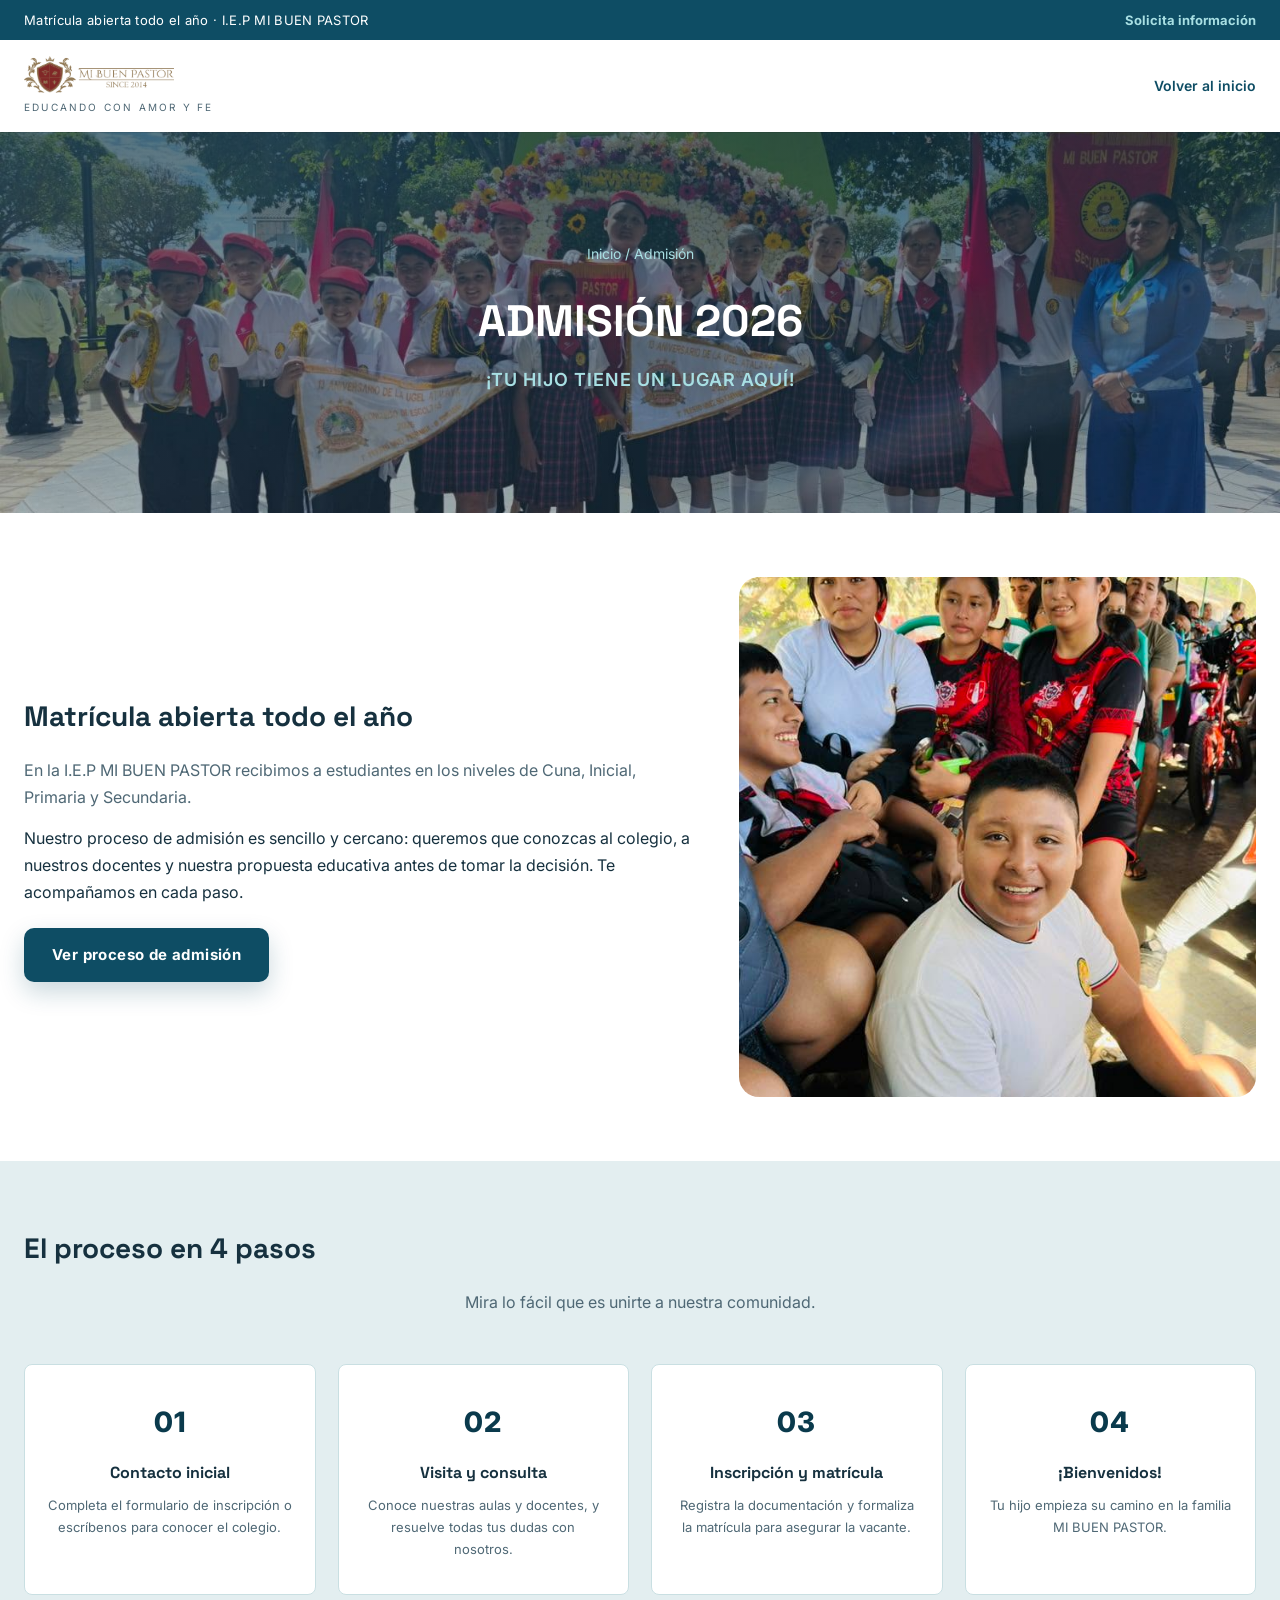
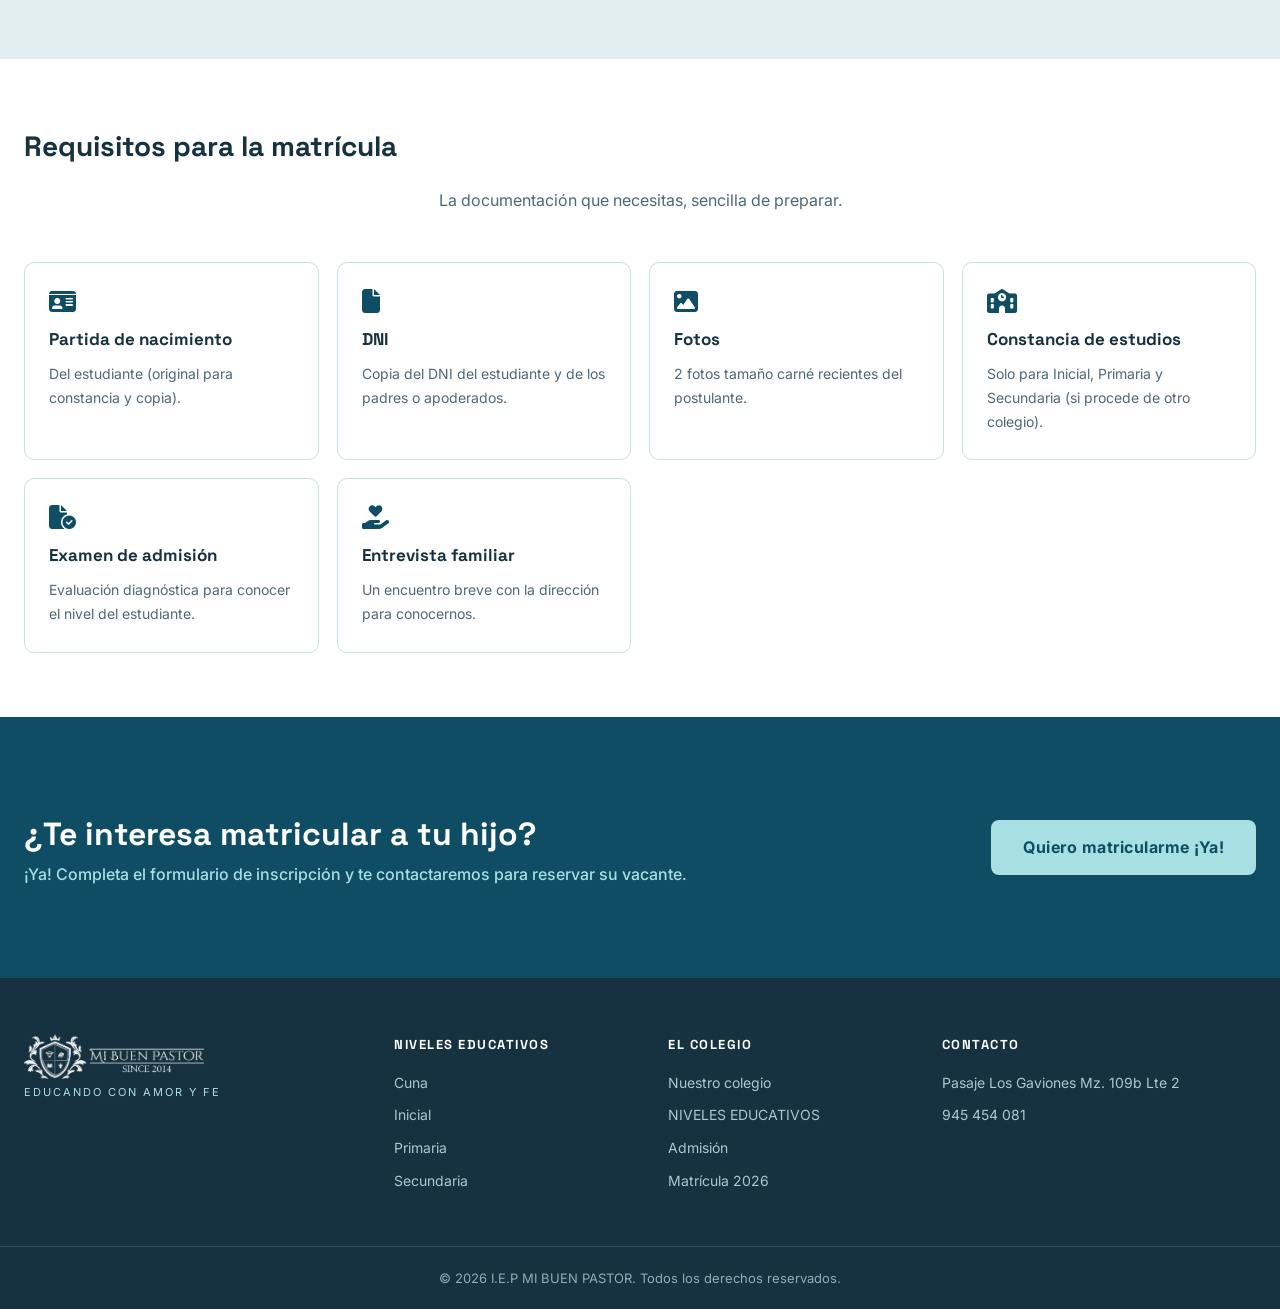
<file: admision.html>
<!DOCTYPE html>
<html lang="es">
<head>
  <meta charset="UTF-8">
  <meta name="viewport" content="width=device-width, initial-scale=1.0">
  <title>Admisión | I.E.P MI BUEN PASTOR</title>
  <meta name="description" content="Proceso de admisión y matrícula 2026 en la I.E.P MI BUEN PASTOR de Atalaya, Perú. Conoce los pasos, los requisitos por nivel y reserva la vacante de tu hijo.">
  <link rel="preconnect" href="https://fonts.googleapis.com">
  <link rel="preconnect" href="https://fonts.gstatic.com" crossorigin>
  <link href="https://fonts.googleapis.com/css2?family=Inter:wght@300;400;500;600;700;800&family=Space+Grotesk:wght@400;500;700;800&display=swap" rel="stylesheet">
  <link rel="stylesheet" href="https://cdnjs.cloudflare.com/ajax/libs/font-awesome/6.5.2/css/all.min.css">
  <link rel="stylesheet" href="style.css">
</head>
<body class="pagina-etapa">

  <!-- Transición entre páginas -->
  <div class="transicion-pagina" aria-hidden="true">
    <div class="escudo-cargando">
      <span class="anillo-cargando" aria-hidden="true"></span>
      <img src="logos/logo-vertical-negativo.png" alt="" class="escudo" aria-hidden="true">
    </div>
    <p class="texto-cargando" role="status">Cargando…</p>
  </div>

  <!-- Barra superior -->
  <div class="topbar">
    <div class="container topbar-inner">
      <span class="topbar-msg">Matrícula abierta todo el año · I.E.P MI BUEN PASTOR</span>
      <a href="admision.html" class="topbar-portal">Solicita información</a>
    </div>
  </div>

  <!-- Encabezado -->
  <header class="header">
    <div class="container nav">
      <div class="marca">
        <a href="index.html"><img src="logos/logo-horizontal.png" alt="I.E.P MI BUEN PASTOR" class="marca-logo"></a>
        <span class="marca-lema">Educando con amor y fe</span>
      </div>
      <a href="index.html" class="nav-volver">Volver al inicio</a>
    </div>
  </header>

  <!-- Portada de la página -->
  <section class="pagina-hero foto">
    <img src="fotos/galeria/hero-4.jpg" alt="" class="pagina-hero-imagen" aria-hidden="true">
    <div class="pagina-hero-fondo" aria-hidden="true"></div>
    <div class="container">
      <p class="miga"><a href="index.html">Inicio</a> / Admisión</p>
      <h1>Admisión 2026</h1>
      <p class="etapa-edad">¡Tu hijo tiene un lugar aquí!</p>
    </div>
  </section>

  <!-- Presentación -->
  <section class="pagina-contenido">
    <div class="container">
      <div class="pagina-fila">
        <div class="pagina-fila-texto">
          <h2 data-animar>Matrícula abierta todo el año</h2>
          <p class="lead">En la I.E.P MI BUEN PASTOR recibimos a estudiantes en los niveles de Cuna, Inicial, Primaria y Secundaria.</p>
          <p>Nuestro proceso de admisión es sencillo y cercano: queremos que conozcas al colegio, a nuestros docentes y nuestra propuesta educativa antes de tomar la decisión. Te acompañamos en cada paso.</p>
          <a href="#proceso" class="btn-cta atencion btn-proceso">Ver proceso de admisión</a>
        </div>
        <div class="pagina-fila-imagen zoom" data-animar>
          <img src="fotos/galeria/hero-1.jpg" alt="Estudiantes de la I.E.P MI BUEN PASTOR">
        </div>
      </div>
    </div>
  </section>

  <!-- Proceso de admisión -->
  <section class="pagina-contenido seccion-gris" id="proceso">
    <div class="container">
      <h2 data-animar>El proceso en 4 pasos</h2>
      <p class="subtitulo">Mira lo fácil que es unirte a nuestra comunidad.</p>

      <div class="pasos grid-animada" data-animar style="--a:1">
        <div class="paso">
          <span class="paso-numero">01</span>
          <h3>Contacto inicial</h3>
          <p>Completa el formulario de inscripción o escríbenos para conocer el colegio.</p>
        </div>
        <div class="paso">
          <span class="paso-numero">02</span>
          <h3>Visita y consulta</h3>
          <p>Conoce nuestras aulas y docentes, y resuelve todas tus dudas con nosotros.</p>
        </div>
        <div class="paso">
          <span class="paso-numero">03</span>
          <h3>Inscripción y matrícula</h3>
          <p>Registra la documentación y formaliza la matrícula para asegurar la vacante.</p>
        </div>
        <div class="paso">
          <span class="paso-numero">04</span>
          <h3>¡Bienvenidos!</h3>
          <p>Tu hijo empieza su camino en la familia MI BUEN PASTOR.</p>
        </div>
      </div>
    </div>
  </section>

  <!-- Requisitos por nivel -->
  <section class="pagina-contenido">
    <div class="container">
      <h2 data-animar>Requisitos para la matrícula</h2>
      <p class="subtitulo">La documentación que necesitas, sencilla de preparar.</p>
      <div class="requisitos-grid grid-animada" data-animar style="--a:1">
        <div class="requisito">
          <i class="fa-solid fa-id-card"></i>
          <h3>Partida de nacimiento</h3>
          <p>Del estudiante (original para constancia y copia).</p>
        </div>
        <div class="requisito">
          <i class="fa-solid fa-file"></i>
          <h3>DNI</h3>
          <p>Copia del DNI del estudiante y de los padres o apoderados.</p>
        </div>
        <div class="requisito">
          <i class="fa-solid fa-image"></i>
          <h3>Fotos</h3>
          <p>2 fotos tamaño carné recientes del postulante.</p>
        </div>
        <div class="requisito">
          <i class="fa-solid fa-school"></i>
          <h3>Constancia de estudios</h3>
          <p>Solo para Inicial, Primaria y Secundaria (si procede de otro colegio).</p>
        </div>
        <div class="requisito">
          <i class="fa-solid fa-file-circle-check"></i>
          <h3>Examen de admisión</h3>
          <p>Evaluación diagnóstica para conocer el nivel del estudiante.</p>
        </div>
        <div class="requisito">
          <i class="fa-solid fa-hand-holding-heart"></i>
          <h3>Entrevista familiar</h3>
          <p>Un encuentro breve con la dirección para conocernos.</p>
        </div>
      </div>
    </div>
  </section>

  <!-- Llamado a la acción -->
  <section class="cta" id="matriculate">
    <div class="container cta-inner">
      <div class="cta-texto">
        <h2>¿Te interesa matricular a tu hijo?</h2>
        <p>¡Ya! Completa el formulario de inscripción y te contactaremos para reservar su vacante.</p>
      </div>
      <a href="matricula.html" class="btn-cta atencion">Quiero matricularme ¡Ya!</a>
    </div>
  </section>

  <!-- Pie de página -->
  <footer class="footer">
    <div class="container footer-grid">
      <div class="footer-marca">
        <a href="index.html"><img src="logos/logo-horizontal-negativo.png" alt="I.E.P MI BUEN PASTOR" class="footer-logo"></a>
        <p class="footer-lema">Educando con amor y fe</p>
      </div>
      <div class="footer-col">
        <h4>NIVELES EDUCATIVOS</h4>
        <a href="cuna.html">Cuna</a>
        <a href="inicial.html">Inicial</a>
        <a href="primaria.html">Primaria</a>
        <a href="secundaria.html">Secundaria</a>
      </div>
      <div class="footer-col">
        <h4>El colegio</h4>
        <a href="index.html#colegio">Nuestro colegio</a>
        <a href="index.html#etapas">NIVELES EDUCATIVOS</a>
        <a href="admision.html">Admisión</a>
        <a href="matricula.html">Matrícula 2026</a>
      </div>
      <div class="footer-col">
        <h4>Contacto</h4>
        <p>Pasaje Los Gaviones Mz. 109b Lte 2</p>
        <p>945 454 081</p>
      </div>
    </div>
    <div class="footer-legal">
      <p>© 2026 I.E.P MI BUEN PASTOR. Todos los derechos reservados.</p>
    </div>
  </footer>

  <script>
    document.documentElement.classList.add("js");
    const transicion = document.querySelector(".transicion-pagina");
    if (sessionStorage.getItem("mbp-transicion") === "1") {
      sessionStorage.removeItem("mbp-transicion");
      transicion.classList.add("activa");
      window.addEventListener("load", () => {
        setTimeout(() => transicion.classList.remove("activa"), 420);
      });
    }
    document.querySelectorAll('a[href*=".html"]').forEach((enlace) => {
      enlace.addEventListener("click", (e) => {
        if (e.metaKey || e.ctrlKey || e.shiftKey || e.altKey || enlace.target === "_blank") return;
        e.preventDefault();
        sessionStorage.setItem("mbp-transicion", "1");
        transicion.classList.add("activa");
        setTimeout(() => {
          window.location.href = enlace.getAttribute("href");
        }, 480);
      });
    });
    const atenciones = document.querySelectorAll(".atencion");
    atenciones.forEach((cta) => {
      cta.addEventListener("click", () => cta.classList.add("toggled"));
    });
    const animables = document.querySelectorAll("[data-animar]");
    const observador = new IntersectionObserver((entradas) => {
      entradas.forEach((entrada) => {
        if (entrada.isIntersecting) {
          entrada.target.classList.add("visible");
          observador.unobserve(entrada.target);
        }
      });
    }, { threshold: 0.15 });
    animables.forEach((el) => observador.observe(el));
  </script>
</body>
</html>
</file>
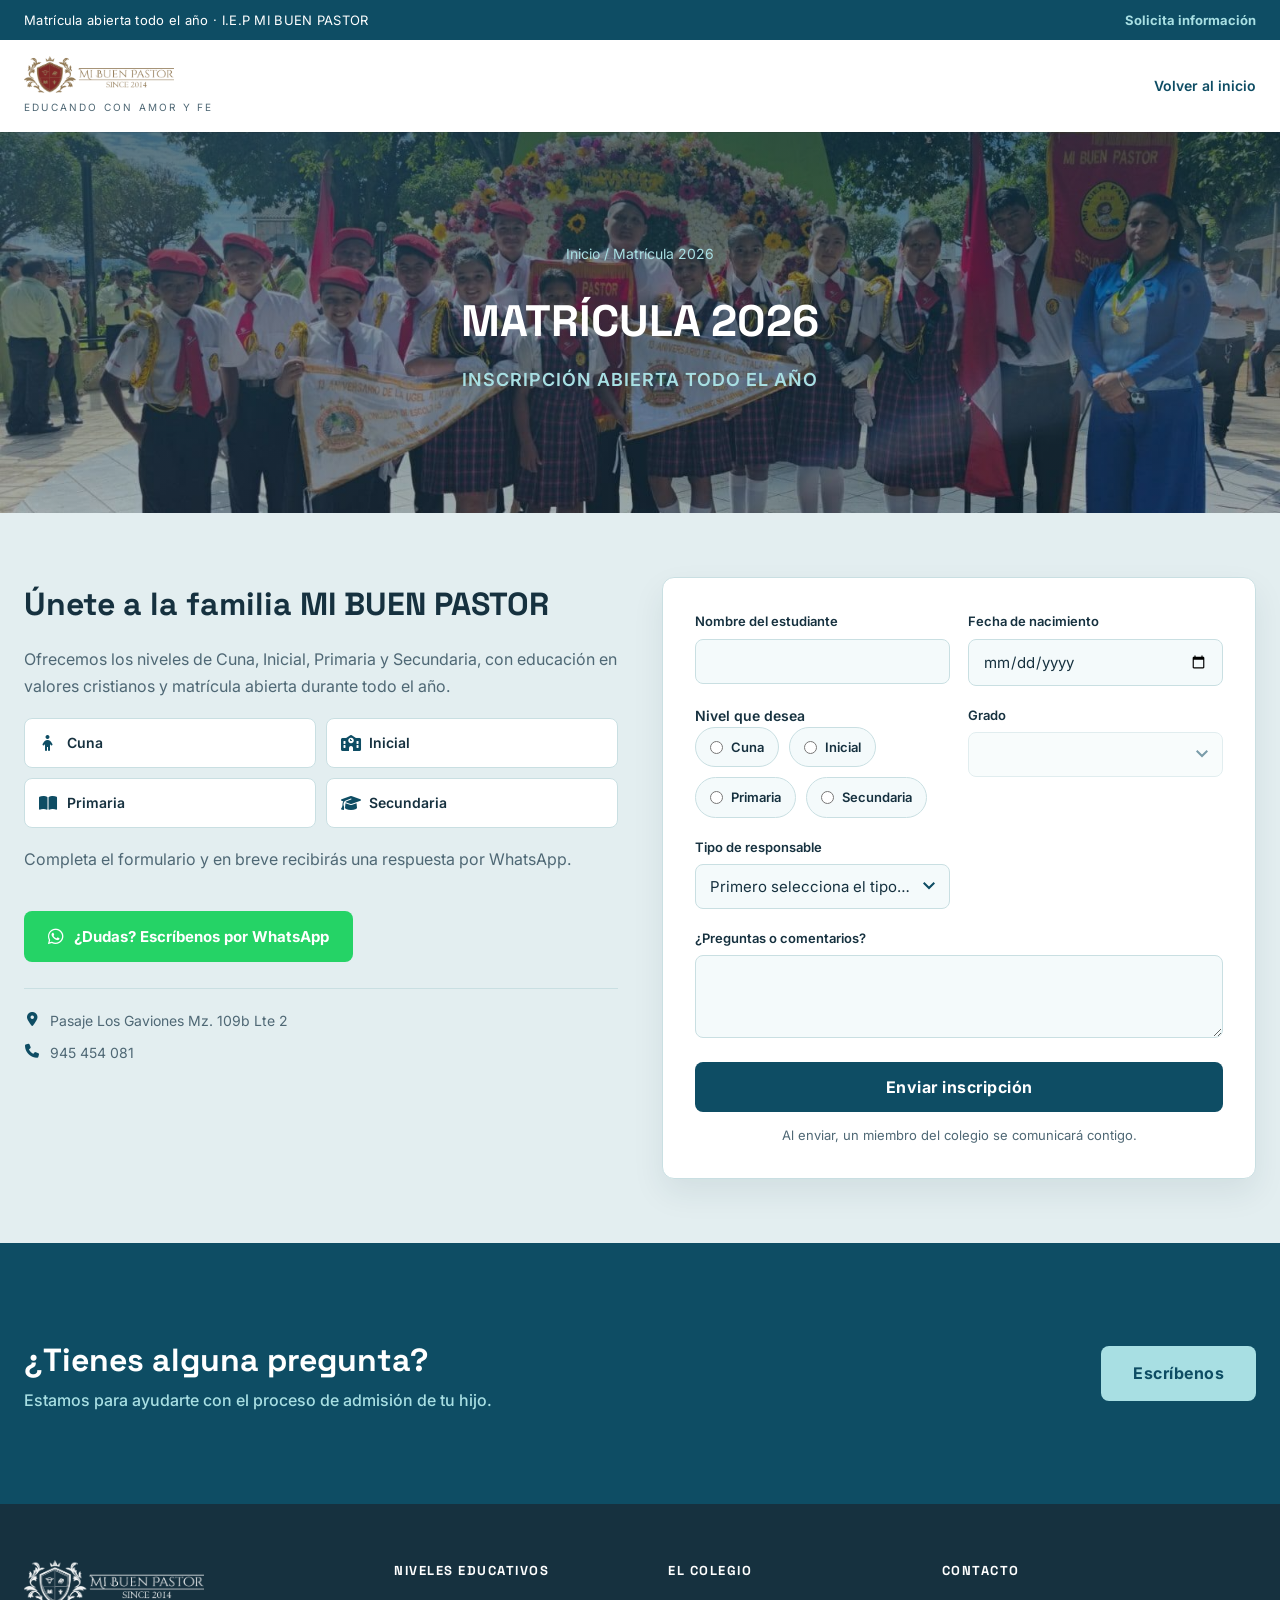
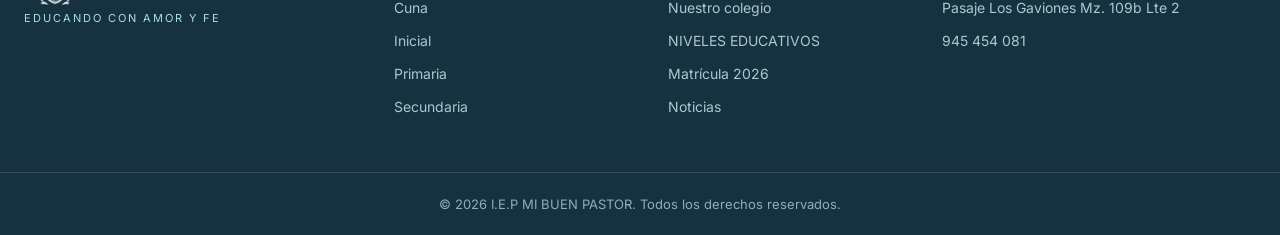
<file: matricula.html>
<!DOCTYPE html>
<html lang="es">
<head>
  <meta charset="UTF-8">
  <meta name="viewport" content="width=device-width, initial-scale=1.0">
  <title>Matrícula | I.E.P MI BUEN PASTOR</title>
  <meta name="description" content="Inscripción y matrícula 2026 en la I.E.P MI BUEN PASTOR de Atalaya, Perú. Completa el formulario y te contactaremos.">
  <link rel="preconnect" href="https://fonts.googleapis.com">
  <link rel="preconnect" href="https://fonts.gstatic.com" crossorigin>
  <link href="https://fonts.googleapis.com/css2?family=Inter:wght@300;400;500;600;700;800&family=Space+Grotesk:wght@400;500;700;800&display=swap" rel="stylesheet">
  <link rel="stylesheet" href="https://cdnjs.cloudflare.com/ajax/libs/font-awesome/6.5.2/css/all.min.css">
  <link rel="stylesheet" href="style.css">
</head>
<body class="pagina-etapa">

  <!-- Transición entre páginas -->
  <div class="transicion-pagina" aria-hidden="true">
    <div class="escudo-cargando">
      <span class="anillo-cargando" aria-hidden="true"></span>
      <img src="logos/logo-vertical-negativo.png" alt="" class="escudo" aria-hidden="true">
    </div>
    <p class="texto-cargando" role="status">Cargando…</p>
  </div>

  <!-- Barra superior -->
  <div class="topbar">
    <div class="container topbar-inner">
      <span class="topbar-msg">Matrícula abierta todo el año · I.E.P MI BUEN PASTOR</span>
      <a href="admision.html" class="topbar-portal">Solicita información</a>
    </div>
  </div>

  <!-- Encabezado -->
  <header class="header">
    <div class="container nav">
      <div class="marca">
        <a href="index.html"><img src="logos/logo-horizontal.png" alt="I.E.P MI BUEN PASTOR" class="marca-logo"></a>
        <span class="marca-lema">Educando con amor y fe</span>
      </div>
      <a href="index.html" class="nav-volver">Volver al inicio</a>
    </div>
  </header>

  <!-- Portada de la página -->
  <section class="pagina-hero foto">
    <img src="fotos/galeria/hero-4.jpg" alt="" class="pagina-hero-imagen" aria-hidden="true">
    <div class="pagina-hero-fondo" aria-hidden="true"></div>
    <div class="container">
      <p class="miga"><a href="index.html">Inicio</a> / Matrícula 2026</p>
      <h1>Matrícula 2026</h1>
      <p class="etapa-edad">Inscripción abierta todo el año</p>
    </div>
  </section>

  <!-- Inscripción y matrícula -->
  <section class="pagina-contenido seccion-gris" id="inscripcion">
    <div class="container">
      <div class="inscripcion-columnas">
        <div class="formulario-marco zoom" data-animar style="--a:1">
<form id="formInscripcion" class="formulario-propio" action="https://formsubmit.co/ajax/i.e.pmibuenpastor@gmail.com" method="POST">
          <input type="text" name="_honey" style="display:none" tabindex="-1" autocomplete="off">
          <input type="hidden" name="_subject" value="Nueva solicitud de matrícula - I.E.P MI BUEN PASTOR">
          <input type="hidden" name="_template" value="table">
          <input type="hidden" name="_captcha" value="false">

          <div class="campos">
            <div class="campo">
              <label for="nombreEstudiante">Nombre del estudiante</label>
              <input type="text" id="nombreEstudiante" name="nombre_estudiante" required>
            </div>

            <div class="campo">
              <label for="fechaNacimiento">Fecha de nacimiento</label>
              <input type="date" id="fechaNacimiento" name="fecha_nacimiento" required>
            </div>

            <fieldset class="campo">
              <legend>Nivel que desea</legend>
              <div class="opciones" id="opcionesNivel">
                <label class="opcion"><input type="radio" name="nivel" value="Cuna" required> Cuna</label>
                <label class="opcion"><input type="radio" name="nivel" value="Inicial" required> Inicial</label>
                <label class="opcion"><input type="radio" name="nivel" value="Primaria" required> Primaria</label>
                <label class="opcion"><input type="radio" name="nivel" value="Secundaria" required> Secundaria</label>
              </div>
            </fieldset>

            <div class="campo" id="campoGrado" hidden>
              <label for="grado">Grado</label>
              <select id="grado" name="grado" required disabled></select>
            </div>

            <div class="campo">
              <label for="tipoResponsable">Tipo de responsable</label>
              <select id="tipoResponsable" name="tipo_responsable" required>
                <option value="">Primero selecciona el tipo…</option>
                <option value="Padre">Padre</option>
                <option value="Madre">Madre</option>
                <option value="Apoderado/a">Apoderado/a</option>
                <option value="Ambos">Ambos (padre y madre)</option>
              </select>
            </div>

            <div id="datosResponsable" class="datos-responsable" hidden>
              <div class="campo">
                <label for="nombreResponsable" id="labelNombreResponsable">Nombres y apellidos del responsable</label>
                <input type="text" id="nombreResponsable" name="nombre_responsable" required>
              </div>

              <div class="campo">
                <label for="paisResponsable">Celular</label>
                <div class="telefono-fila">
                  <select id="paisResponsable" name="pais_responsable" required>
                    <option value="">País…</option>
                    <option value="+51">PE +51</option>
                    <option value="+54">AR +54</option>
                    <option value="+591">BO +591</option>
                    <option value="+56">CL +56</option>
                    <option value="+57">CO +57</option>
                    <option value="+506">CR +506</option>
                    <option value="+593">EC +593</option>
                    <option value="+34">ES +34</option>
                    <option value="+1">US +1</option>
                    <option value="+502">GT +502</option>
                    <option value="+52">MX +52</option>
                    <option value="+505">NI +505</option>
                    <option value="+507">PA +507</option>
                    <option value="+595">PY +595</option>
                    <option value="+58">VE +58</option>
                  </select>
                  <input type="tel" id="celular" name="celular" placeholder="Número" required>
                </div>
              </div>

              <div id="bloqueSegundo" class="bloque-segundo" hidden>
                <div class="campo">
                  <label for="nombreSegundo" id="labelNombreSegundo">Nombres y apellidos de la madre</label>
                  <input type="text" id="nombreSegundo" name="nombre_segundo">
                </div>
                <div class="campo">
                  <label for="paisSegundo">Celular del segundo responsable</label>
                  <div class="telefono-fila">
                    <select id="paisSegundo" name="pais_segundo">
                      <option value="">País…</option>
                      <option value="+51">PE +51</option>
                      <option value="+54">AR +54</option>
                      <option value="+591">BO +591</option>
                      <option value="+56">CL +56</option>
                      <option value="+57">CO +57</option>
                      <option value="+506">CR +506</option>
                      <option value="+593">EC +593</option>
                      <option value="+34">ES +34</option>
                      <option value="+1">US +1</option>
                      <option value="+502">GT +502</option>
                      <option value="+52">MX +52</option>
                      <option value="+505">NI +505</option>
                      <option value="+507">PA +507</option>
                      <option value="+595">PY +595</option>
                      <option value="+58">VE +58</option>
                    </select>
                    <input type="tel" id="celularSegundo" name="celular_segundo" placeholder="Número">
                  </div>
                </div>
              </div>
            </div>

            <div class="campo campo-ancho">
              <label for="comentarios">¿Preguntas o comentarios?</label>
              <textarea id="comentarios" name="comentarios" rows="3"></textarea>
            </div>
          </div>

          <button type="submit" class="btn-enviar">Enviar inscripción</button>
          <p class="nota-form">Al enviar, un miembro del colegio se comunicará contigo.</p>
        </form>

        <div id="confirmacion" class="confirmacion" hidden>
          <i class="fa-solid fa-circle-check" aria-hidden="true"></i>
          <h3>¡Solicitud enviada!</h3>
          <p>Gracias por confiar en nosotros. Uno de nuestros representantes se comunicará contigo muy pronto por WhatsApp.</p>
          <a href="index.html" class="btn-cta">Volver al inicio</a>
        </div>
      </div>

        <aside class="inscripcion-info">
          <h2 data-animar>Únete a la familia MI BUEN PASTOR</h2>
          <p class="lead">Ofrecemos los niveles de Cuna, Inicial, Primaria y Secundaria, con educación en valores cristianos y matrícula abierta durante todo el año.</p>
          <ul class="inscripcion-lista">
            <li><a href="cuna.html" class="nivel-boton"><i class="fa-solid fa-child" aria-hidden="true"></i> Cuna</a></li>
            <li><a href="inicial.html" class="nivel-boton"><i class="fa-solid fa-school" aria-hidden="true"></i> Inicial</a></li>
            <li><a href="primaria.html" class="nivel-boton"><i class="fa-solid fa-book-open" aria-hidden="true"></i> Primaria</a></li>
            <li><a href="secundaria.html" class="nivel-boton"><i class="fa-solid fa-graduation-cap" aria-hidden="true"></i> Secundaria</a></li>
          </ul>
          <p>Completa el formulario y en breve recibirás una respuesta por WhatsApp.</p>
          <a href="https://wa.me/51945454081" class="btn-whatsapp" target="_blank" rel="noopener"><i class="fa-brands fa-whatsapp" aria-hidden="true"></i> ¿Dudas? Escríbenos por WhatsApp</a>
          <div class="inscripcion-datos">
            <p><i class="fa-solid fa-location-dot" aria-hidden="true"></i> Pasaje Los Gaviones Mz. 109b Lte 2</p>
            <p><i class="fa-solid fa-phone" aria-hidden="true"></i> 945 454 081</p>
          </div>
        </aside>
      </div>
    </div>
  </section>

  <!-- Llamado a la acción -->
  <section class="cta">
    <div class="container cta-inner">
      <div class="cta-texto">
        <h2>¿Tienes alguna pregunta?</h2>
        <p>Estamos para ayudarte con el proceso de admisión de tu hijo.</p>
      </div>
      <a href="https://wa.me/51945454081" class="btn-cta atencion" target="_blank" rel="noopener">Escríbenos</a>
    </div>
  </section>

  <!-- Pie de página -->
  <footer class="footer">
    <div class="container footer-grid">
      <div class="footer-marca">
        <a href="index.html"><img src="logos/logo-horizontal-negativo.png" alt="I.E.P MI BUEN PASTOR" class="footer-logo"></a>
        <p class="footer-lema">Educando con amor y fe</p>
      </div>
      <div class="footer-col">
        <h4>NIVELES EDUCATIVOS</h4>
        <a href="cuna.html">Cuna</a>
        <a href="inicial.html">Inicial</a>
        <a href="primaria.html">Primaria</a>
        <a href="secundaria.html">Secundaria</a>
      </div>
      <div class="footer-col">
        <h4>El colegio</h4>
        <a href="index.html#colegio">Nuestro colegio</a>
        <a href="index.html#etapas">NIVELES EDUCATIVOS</a>
        <a href="matricula.html">Matrícula 2026</a>
        <a href="index.html#noticias">Noticias</a>
      </div>
      <div class="footer-col">
        <h4>Contacto</h4>
        <p>Pasaje Los Gaviones Mz. 109b Lte 2</p>
        <p>945 454 081</p>
      </div>
    </div>
    <div class="footer-legal">
      <p>© 2026 I.E.P MI BUEN PASTOR. Todos los derechos reservados.</p>
    </div>
  </footer>

  <script>
    document.documentElement.classList.add("js");
    const transicion = document.querySelector(".transicion-pagina");
    if (sessionStorage.getItem("mbp-transicion") === "1") {
      sessionStorage.removeItem("mbp-transicion");
      transicion.classList.add("activa");
      window.addEventListener("load", () => {
        setTimeout(() => transicion.classList.remove("activa"), 420);
      });
    }
    document.querySelectorAll('a[href*=".html"]').forEach((enlace) => {
      enlace.addEventListener("click", (e) => {
        if (e.metaKey || e.ctrlKey || e.shiftKey || e.altKey || enlace.target === "_blank") return;
        e.preventDefault();
        sessionStorage.setItem("mbp-transicion", "1");
        transicion.classList.add("activa");
        setTimeout(() => {
          window.location.href = enlace.getAttribute("href");
        }, 480);
      });
    });
    const atenciones = document.querySelectorAll(".atencion");
    atenciones.forEach((cta) => {
      cta.addEventListener("click", () => cta.classList.add("toggled"));
    });
    const animables = document.querySelectorAll("[data-animar]");
    const observador = new IntersectionObserver((entradas) => {
      entradas.forEach((entrada) => {
        if (entrada.isIntersecting) {
          entrada.target.classList.add("visible");
          observador.unobserve(entrada.target);
        }
      });
    }, { threshold: 0.15 });
    animables.forEach((el) => observador.observe(el));

    const form = document.getElementById("formInscripcion");
    const confirmacion = document.getElementById("confirmacion");

    form.addEventListener("submit", async (e) => {
      e.preventDefault();
      if (!form.checkValidity()) {
        form.reportValidity();
        return;
      }
      try {
        const respuesta = await fetch(form.action, {
          method: "POST",
          body: new FormData(form)
        });
        if (respuesta.ok) {
          form.hidden = true;
          confirmacion.hidden = false;
          confirmacion.scrollIntoView({ behavior: "smooth", block: "center" });
        } else {
          alert("Hubo un problema al enviar la solicitud. Inténtalo nuevamente.");
        }
      } catch {
        alert("Revisa tu conexión a internet e inténtalo nuevamente.");
      }
    });

    const gradosPorNivel = {
      Cuna: ["1 año", "2 años", "3 años"],
      Inicial: ["3 años (Inicial 3)", "4 años (Inicial 4)", "5 años (Inicial 5)"],
      Primaria: ["1º de primaria", "2º de primaria", "3º de primaria", "4º de primaria", "5º de primaria", "6º de primaria"],
      Secundaria: ["1º de secundaria", "2º de secundaria", "3º de secundaria", "4º de secundaria", "5º de secundaria"]
    };

    const radiosNivel = form.querySelectorAll("input[name='nivel']");
    const campoGrado = document.getElementById("campoGrado");
    const selectGrado = document.getElementById("grado");

    function llenarGrados(nivel) {
      selectGrado.innerHTML = '<option value="">Selecciona el grado…</option>';
      (gradosPorNivel[nivel] || []).forEach((grado) => {
        const opcion = document.createElement("option");
        opcion.value = grado;
        opcion.textContent = grado;
        selectGrado.appendChild(opcion);
      });
    }

    radiosNivel.forEach((radio) => {
      radio.addEventListener("change", () => {
        if (radio.checked) {
          selectGrado.disabled = false;
          selectGrado.required = true;
          campoGrado.hidden = false;
          llenarGrados(radio.value);
          selectGrado.focus();
        }
      });
    });

    const selectResponsable = document.getElementById("tipoResponsable");
    const datosResponsable = document.getElementById("datosResponsable");

    const bloqueSegundo = document.getElementById("bloqueSegundo");
    const labelResponsable = document.getElementById("labelNombreResponsable");
    const labelSegundo = document.getElementById("labelNombreSegundo");
    const nombreResponsable = document.getElementById("nombreResponsable");
    const paisResponsable = document.getElementById("paisResponsable");
    const celularResponsable = document.getElementById("celular");
    const segundoNombre = document.getElementById("nombreSegundo");
    const segundoPais = document.getElementById("paisSegundo");
    const segundoCelular = document.getElementById("celularSegundo");

    const etiquetas = {
      "Padre": "Nombres y apellidos del padre",
      "Madre": "Nombres y apellidos de la madre",
      "Apoderado/a": "Nombres y apellidos del apoderado"
    };

    selectResponsable.addEventListener("change", () => {
      const tipo = selectResponsable.value;
      const esAmbos = tipo === "Ambos";

      if (!tipo) {
        datosResponsable.hidden = true;
        nombreResponsable.required = false;
        paisResponsable.required = false;
        celularResponsable.required = false;
        return;
      }

      datosResponsable.hidden = false;
      labelResponsable.textContent = esAmbos ? "Nombres y apellidos del padre" : etiquetas[tipo];
      nombreResponsable.required = true;
      paisResponsable.required = true;
      celularResponsable.required = true;

      bloqueSegundo.hidden = !esAmbos;
      labelSegundo.textContent = "Nombres y apellidos de la madre";
      segundoNombre.required = esAmbos;
      segundoPais.required = esAmbos;
      segundoCelular.required = esAmbos;
      segundoNombre.disabled = !esAmbos;
      segundoPais.disabled = !esAmbos;
      segundoCelular.disabled = !esAmbos;
      if (esAmbos) {
        segundoNombre.value = "";
        segundoPais.value = "";
        segundoCelular.value = "";
      }
    });

    datosResponsable.querySelectorAll("input, select").forEach((campo) => {
      campo.addEventListener("focus", () => {});
    });
  </script>
</body>
</html>
</file>
<file: style.css>
:root {
  --marino: #0E4D64;
  --marino-vivo: #16708F;
  --marino-oscuro: #0A3A4C;
  --aguamarina: #2A9D8F;
  --espuma: #A8DFE3;
  --tinta: #16313F;
  --tinta-suave: #4F6875;
  --bruma: #F4FAFB;
  --bruma-suave: #E4F0F2;
  --borde: #C9DFE2;
  --blanco: #ffffff;
  --sombra: rgba(12, 45, 60, 0.08);
  --sombra-fuerte: rgba(12, 45, 60, 0.16);
}

* {
  margin: 0;
  padding: 0;
  box-sizing: border-box;
}

html {
  scroll-behavior: smooth;
  scroll-padding-top: 76px;
}

body {
  font-family: "Inter", Arial, sans-serif;
  line-height: 1.7;
  color: var(--tinta);
  background: var(--blanco);
  font-size: 16px;
}

h1, h2, h3, h4 {
  font-family: "Space Grotesk", "Inter", sans-serif;
  font-weight: 700;
}

.container {
  max-width: 100%;
  margin: 0 auto;
  padding: 0 24px;
}

img {
  display: block;
  max-width: 100%;
}

a {
  text-decoration: none;
}

/* ---------- Barra superior ---------- */
.topbar {
  background: var(--marino);
  color: var(--blanco);
  font-size: 13px;
}

.topbar-inner {
  display: flex;
  justify-content: space-between;
  align-items: center;
  padding-top: 9px;
  padding-bottom: 9px;
}

.topbar-msg {
  letter-spacing: 0.3px;
}

.topbar-portal {
  color: var(--espuma);
  font-weight: 700;
}

.topbar-portal:hover {
  text-decoration: underline;
}

/* ---------- Encabezado ---------- */
.header {
  background: var(--blanco);
  position: sticky;
  top: 0;
  z-index: 100;
  box-shadow: 0 1px 0 rgba(0, 0, 0, 0.08);
}

.nav {
  display: flex;
  align-items: center;
  justify-content: space-between;
  padding-top: 16px;
  padding-bottom: 16px;
}

.marca {
  display: flex;
  flex-direction: column;
  align-items: flex-start;
  gap: 4px;
  flex: 0 0 auto;
}

.marca-logo {
  width: 150px;
  height: auto;
  display: block;
}

.marca-lema {
  display: block;
  font-size: 10px;
  color: var(--tinta-suave);
  letter-spacing: 2.2px;
  text-transform: uppercase;
  margin-top: 2px;
}

.menu {
  display: flex;
  align-items: center;
  gap: 10px;
}

.menu-lista {
  display: flex;
  align-items: center;
  gap: 2px;
  list-style: none;
}

.menu-lista > li {
  position: relative;
}

.menu-lista > li > a {
  display: block;
  color: var(--tinta);
  padding: 10px 12px;
  font-size: 14px;
  font-weight: 600;
  letter-spacing: 0.3px;
  border-radius: 8px;
  white-space: nowrap;
}

.menu-lista > li > a:hover {
  background: #E3EEF0;
  color: var(--marino);
}

.flecha {
  font-size: 11px;
  margin-left: 3px;
}

.desplegable {
  position: absolute;
  top: 100%;
  left: 0;
  min-width: 240px;
  background: var(--blanco);
  border: 1px solid var(--borde);
  border-radius: 8px;
  box-shadow: 0 14px 32px var(--sombra-fuerte);
  list-style: none;
  padding: 8px;
  margin-top: 0;
  display: none;
  z-index: 200;
}

.con-desplegable:hover .desplegable,
.con-desplegable:focus-within .desplegable {
  display: block;
}

.desplegable a {
  display: block;
  color: var(--tinta);
  padding: 9px 12px;
  font-size: 14px;
  font-weight: 500;
  border-radius: 6px;
}

.desplegable a:hover {
  background: var(--bruma);
  color: var(--marino);
}

.desplegable small {
  display: block;
  color: var(--tinta-suave);
  font-size: 11px;
  font-weight: 400;
  margin-top: 1px;
}

.desplegable a:hover small {
  color: var(--marino);
}

.menu-iconos {
  display: flex;
  align-items: center;
  gap: 4px;
  margin-left: 8px;
  padding-left: 10px;
  border-left: 1px solid var(--borde);
}

.icono-nav {
  display: inline-flex;
  align-items: center;
  justify-content: center;
  width: 34px;
  height: 34px;
  border-radius: 8px;
  color: var(--tinta);
}

.icono-nav i {
  font-size: 18px;
}

.icono-nav:hover {
  background: #E3EEF0;
  color: var(--marino);
}

.idioma {
  font-size: 13px;
  font-weight: 700;
  letter-spacing: 0.5px;
}

.menu-boton {
  display: none;
  background: none;
  border: none;
  color: var(--tinta);
  font-size: 28px;
  cursor: pointer;
}

/* ---------- Portada ---------- */
.hero {
  position: relative;
  min-height: 640px;
  display: flex;
  align-items: center;
  background: var(--bruma);
  color: var(--blanco);
  text-align: center;
  overflow: hidden;
}

.hero-imagen {
  position: absolute;
  inset: 0;
  transform: scale(1.08);
  will-change: transform;
}

.hero-diapositiva {
  position: absolute;
  inset: 0;
  width: 100%;
  height: 100%;
  object-fit: cover;
  opacity: 0;
  transition: opacity 1.2s;
}

.hero-diapositiva.activa {
  opacity: 1;
}

.hero-fondo {
  position: absolute;
  inset: 0;
  background: linear-gradient(180deg, rgba(10, 47, 62, 0.55) 0%, rgba(10, 47, 62, 0.35) 60%, rgba(10, 47, 62, 0.5) 100%);
}

.hero-contenido {
  position: relative;
  width: 100%;
  padding-top: 110px;
  padding-bottom: 110px;
}

.hero-frase {
  font-family: "Space Grotesk", sans-serif;
  font-weight: 700;
  font-size: 14px;
  color: var(--espuma);
  letter-spacing: 3px;
  text-transform: uppercase;
  margin-bottom: 18px;
}

.hero h1 {
  font-size: 52px;
  font-weight: 800;
  line-height: 1.15;
  max-width: 820px;
  margin: 0 auto 20px;
  text-transform: uppercase;
}

.hero-desc {
  max-width: 620px;
  margin: 0 auto 36px;
  color: #E0EDEF;
  font-weight: 400;
  font-size: 17px;
}

.hero-botones {
  display: flex;
  justify-content: center;
  gap: 14px;
  flex-wrap: wrap;
}

.btn-primario {
  background: var(--espuma);
  color: var(--marino);
  font-weight: 700;
  padding: 14px 32px;
  border-radius: 8px;
  letter-spacing: 0.5px;
  transition: background 0.2s, transform 0.2s;
}

.btn-primario:hover {
  transform: translateY(-2px);
  box-shadow: 0 10px 24px rgba(0, 0, 0, 0.18);
}

.btn-primario:hover {
  background: #8FD7DC;
}

.btn-secundario {
  background: transparent;
  color: var(--blanco);
  font-weight: 700;
  padding: 14px 32px;
  border-radius: 8px;
  letter-spacing: 0.5px;
  border: 2px solid var(--blanco);
}

.btn-secundario:hover {
  background: rgba(255, 255, 255, 0.12);
}

/* ---------- Cinta de cifras ---------- */
.cinta {
  background: var(--blanco);
  border-bottom: 1px solid var(--borde);
}

.cinta-grid {
  display: flex;
  justify-content: space-around;
  text-align: center;
  flex-wrap: wrap;
  padding-top: 36px;
  padding-bottom: 36px;
}

.cinta-item {
  padding: 6px 20px;
}

.cinta-item h3 {
  font-size: 58px;
  font-weight: 800;
  color: var(--marino);
}

.cinta-item p {
  font-size: 12px;
  letter-spacing: 2px;
  text-transform: uppercase;
  color: var(--tinta-suave);
}

/* ---------- Secciones generales ---------- */
section {
  padding: 90px 0;
}

.seccion-gris {
  background: #E3EEF0;
}

#colegio {
  background: #F4FAFB;
  border-top: 4px solid var(--espuma);
}

#admision {
  background: #F4FAFB;
  border-top: 4px solid var(--espuma);
}

#directora {
  background: #F4FAFB;
}

#noticias {
  border-top: 4px solid #E3EEF0;
}

.titulo-seccion {
  font-size: 38px;
  font-weight: 800;
  color: var(--tinta);
  text-align: center;
  margin-bottom: 14px;
  line-height: 1.2;
}

.titulo-seccion::after {
  content: "";
  display: block;
  width: 64px;
  height: 4px;
  background: var(--marino-vivo);
  margin: 18px auto;
  border-radius: 2px;
}

.subtitulo {
  text-align: center;
  color: var(--tinta-suave);
  margin-bottom: 48px;
  max-width: 720px;
  margin-left: auto;
  margin-right: auto;
}

/* ---------- Bienvenida ---------- */
.bienvenida {
  display: grid;
  grid-template-columns: 1fr 1fr;
  gap: 44px;
  align-items: center;
  max-width: 1240px;
  margin-left: auto;
  margin-right: auto;
}

.bienvenida-texto p {
  margin-bottom: 16px;
  color: #4F6875;
}

/* Palabras de la directora dentro de la bienvenida */
.palabras-directora {
  position: relative;
  margin-top: 22px;
  padding: 14px 16px 12px;
  background: var(--blanco);
  border: 1.5px solid var(--espuma);
  border-radius: 12px;
  box-shadow: 0 8px 18px var(--sombra);
}

.palabras-directora::before {
  content: "\201C";
  position: absolute;
  top: -10px;
  left: 14px;
  font-family: "Space Grotesk", sans-serif;
  font-size: 34px;
  line-height: 1;
  font-weight: 800;
  color: var(--aguamarina);
}

.palabras-directora .directora-cita {
  font-family: "Space Grotesk", sans-serif;
  font-style: italic;
  font-size: 14px;
  font-weight: 500;
  line-height: 1.4;
  color: var(--tinta);
  margin-bottom: 10px;
}

.palabras-directora .directora-firma {
  font-weight: 800;
  color: var(--marino);
  font-size: 14px;
  margin-bottom: 3px;
}

.palabras-directora .directora-cargo {
  font-size: 11px;
  letter-spacing: 1.5px;
  text-transform: uppercase;
  color: #4F6875;
}

.bienvenida-imagen {
  height: 480px;
  border-radius: 18px;
  overflow: hidden;
  box-shadow: 0 20px 40px var(--sombra-fuerte);
}

.bienvenida-imagen img {
  width: 100%;
  height: 100%;
  object-fit: cover;
  object-position: center;
  display: block;
}

/* ---------- Carrusel horizontal ---------- */
.carrusel {
  display: flex;
  gap: 20px;
  overflow-x: auto;
  scroll-snap-type: x mandatory;
  padding: 4px 4px 18px;
  scrollbar-width: thin;
  scrollbar-color: var(--aguamarina) var(--bruma);
}

.carrusel::-webkit-scrollbar {
  height: 8px;
}

.carrusel::-webkit-scrollbar-track {
  background: var(--bruma);
  border-radius: 4px;
}

.carrusel::-webkit-scrollbar-thumb {
  background: var(--aguamarina);
  border-radius: 4px;
}

/* ---------- Franja de valores deslizante ---------- */
.valores {
  position: relative;
  overflow: hidden;
  padding: 6px 0;
}

.valores::before,
.valores::after {
  content: "";
  position: absolute;
  top: 0;
  bottom: 0;
  width: 120px;
  z-index: 1;
  pointer-events: none;
}

.valores::before {
  left: 0;
  background: linear-gradient(90deg, #F4FAFB, rgba(244, 250, 251, 0));
}

.valores::after {
  right: 0;
  background: linear-gradient(270deg, #F4FAFB, rgba(244, 250, 251, 0));
}

.valores-grupo {
  list-style: none;
  display: flex;
  align-items: center;
  gap: 44px;
  padding-right: 44px;
  margin: 0;
}

.valores-pista {
  display: flex;
  width: max-content;
  animation: desplazamiento 60s linear infinite;
}

.valores:hover .valores-pista,
.valores:focus-within .valores-pista {
  animation-play-state: paused;
}

@keyframes desplazamiento {
  from {
    transform: translateX(0);
  }
  to {
    transform: translateX(-50%);
  }
}

.valor {
  display: flex;
  align-items: center;
  gap: 18px;
  width: 340px;
  flex: 0 0 340px;
}

.valor-icono {
  display: inline-flex;
  align-items: center;
  justify-content: center;
  width: 62px;
  height: 62px;
  border-radius: 50%;
  background: rgba(14, 77, 100, 0.08);
  flex: 0 0 62px;
}

.valor-icono i {
  font-size: 24px;
  color: var(--marino);
}

.valor-texto strong {
  display: block;
  font-family: "Space Grotesk", sans-serif;
  font-size: 16px;
  color: var(--marino);
  margin-bottom: 2px;
}

.valor-texto small {
  font-size: 13px;
  line-height: 1.55;
  color: var(--tinta-suave);
}

@media (prefers-reduced-motion: reduce) {
  .valores-pista {
    animation: none;
    width: auto;
    flex-wrap: wrap;
    gap: 18px;
  }
}

/* ---------- Etapas ---------- */
.intro-etapas {
  max-width: 780px;
  margin: 6px auto 40px;
  text-align: center;
  color: var(--tinta-suave);
}

#etapas .subtitulo {
  margin-bottom: 6px;
}

.intro-centro {
  margin-top: 56px;
}

.etapas-grid {
  display: grid;
  grid-template-columns: repeat(auto-fit, minmax(300px, 1fr));
  gap: 22px;
}

.etapa {
  background: var(--blanco);
  border-radius: 8px;
  overflow: hidden;
  border: 1px solid var(--borde);
  transition: box-shadow 0.2s;
}

.etapa:hover {
  box-shadow: 0 14px 32px var(--sombra-fuerte);
}

.etapa-imagen {
  width: 100%;
  height: 220px;
  object-fit: cover;
}

.etapa-info {
  padding: 22px;
}

.etapa-info h3 {
  color: var(--tinta);
  font-size: 20px;
}

.etapa-edad {
  font-size: 12px;
  color: var(--marino);
  font-weight: 700;
  text-transform: uppercase;
  letter-spacing: 1px;
  margin-bottom: 8px;
}

.etapa-info p:not(.etapa-edad) {
  color: var(--tinta-suave);
  font-size: 14px;
  margin-bottom: 14px;
}

.enlace {
  color: var(--marino);
  font-weight: 700;
  font-size: 14px;
}

.enlace:hover {
  color: var(--marino-oscuro);
}

/* ---------- Directora ---------- */
#directora {
  background: var(--blanco);
}

.directora-grid {
  display: grid;
  grid-template-columns: 1.4fr 0.9fr;
  gap: 44px;
  align-items: center;
  max-width: 1240px;
  margin-left: auto;
  margin-right: auto;
}

.directora-imagen {
  overflow: hidden;
  height: 520px;
  border-radius: 18px;
  box-shadow: 0 20px 40px var(--sombra-fuerte);
}

.directora-imagen img {
  width: 100%;
  height: 100%;
  border-radius: 0;
  box-shadow: none;
  object-fit: cover;
  object-position: center 30%;
  transform: scale(1.35);
  transform-origin: center;
}

.directora-cita {
  font-size: 26px;
  font-weight: 700;
  font-family: "Space Grotesk", sans-serif;
  line-height: 1.45;
  color: var(--tinta);
  margin-bottom: 18px;
}

.directora-firma {
  font-weight: 800;
  color: var(--marino);
  font-size: 17px;
}

.directora-cargo {
  font-size: 12px;
  letter-spacing: 2px;
  text-transform: uppercase;
  color: var(--tinta-suave);
  margin-top: 4px;
}

/* ---------- Pasos de admisión ---------- */
.pasos {
  display: grid;
  grid-template-columns: repeat(auto-fit, minmax(230px, 1fr));
  gap: 22px;
}

.paso {
  background: var(--blanco);
  border: 1px solid var(--borde);
  border-radius: 8px;
  padding: 34px 22px;
  text-align: center;
}

.paso-numero {
  display: inline-block;
  font-size: 28px;
  font-weight: 800;
  color: var(--marino-oscuro);
  letter-spacing: 1px;
  margin-bottom: 12px;
}

.paso h3 {
  font-size: 16px;
  color: var(--tinta);
  margin-bottom: 8px;
}

.paso p {
  font-size: 13px;
  color: var(--tinta-suave);
}

/* ---------- Noticias ---------- */
.noticias-grid {
  display: grid;
  grid-template-columns: repeat(auto-fit, minmax(280px, 1fr));
  gap: 22px;
}

.noticia {
  background: var(--blanco);
  border-radius: 8px;
  overflow: hidden;
  border: 1px solid var(--borde);
  display: flex;
  flex-direction: column;
  transition: box-shadow 0.2s;
}

.noticia:hover {
  box-shadow: 0 14px 32px var(--sombra-fuerte);
}

.noticia-imagen {
  width: 100%;
  height: 200px;
  object-fit: cover;
}

.noticia-cuerpo {
  padding: 24px;
  flex: 1;
  display: flex;
  flex-direction: column;
}

.fecha {
  font-size: 12px;
  color: var(--marino);
  font-weight: 700;
  letter-spacing: 0.5px;
  margin-bottom: 8px;
}

.noticia h3 {
  font-size: 18px;
  color: var(--tinta);
  margin-bottom: 8px;
}

.noticia p {
  font-size: 14px;
  color: var(--tinta-suave);
  margin-bottom: 16px;
  flex: 1;
}

/* ---------- Testimonios ---------- */
.testimonio {
  flex: 0 0 360px;
  scroll-snap-align: start;
  background: var(--blanco);
  border: 1px solid var(--borde);
  border-radius: 8px;
  padding: 34px 28px;
  position: relative;
  transition: box-shadow 0.2s;
}

.testimonio:hover {
  box-shadow: 0 14px 32px var(--sombra-fuerte);
}

.testimonio-cita {
  font-size: 16px;
  line-height: 1.7;
  color: var(--tinta);
  margin-bottom: 20px;
  position: relative;
  padding-left: 26px;
}

.testimonio-cita::before {
  content: "“";
  position: absolute;
  left: 0;
  top: -10px;
  font-family: "Space Grotesk", sans-serif;
  font-size: 44px;
  color: var(--espuma);
  line-height: 1;
}

.testimonio-nombre {
  font-family: "Space Grotesk", sans-serif;
  font-weight: 700;
  color: var(--marino);
  font-size: 15px;
}

.testimonio-rol {
  font-size: 12px;
  letter-spacing: 1px;
  text-transform: uppercase;
  color: var(--tinta-suave);
  margin-top: 3px;
}

/* ---------- Llamado a la acción ---------- */
.cta {
  background: var(--marino);
}

.cta-inner {
  display: flex;
  align-items: center;
  justify-content: space-between;
  gap: 20px;
  flex-wrap: wrap;
}

.cta-texto h2 {
  font-size: 32px;
  font-weight: 800;
  color: var(--blanco);
}

.cta-texto p {
  color: var(--espuma);
  font-weight: 500;
}

.btn-cta {
  background: var(--espuma);
  color: var(--marino);
  font-weight: 700;
  padding: 14px 32px;
  border-radius: 8px;
  letter-spacing: 0.5px;
  transition: background 0.2s;
}

.btn-cta:hover {
  background: #8FD7DC;
}

/* ---------- Pie de página ---------- */
.footer {
  background: var(--tinta);
  color: #ACC8D0;
}

.footer-grid {
  display: grid;
  grid-template-columns: 1.4fr 1fr 1fr 1.3fr;
  gap: 32px;
  padding-top: 56px;
  padding-bottom: 44px;
}

.footer-logo {
  width: 180px;
  height: auto;
  display: block;
  opacity: 0.95;
}

.footer-lema {
  font-size: 11px;
  color: var(--espuma);
  text-transform: uppercase;
  letter-spacing: 2px;
  margin-top: 4px;
}

.footer-col h4 {
  color: var(--blanco);
  font-size: 13px;
  text-transform: uppercase;
  letter-spacing: 1.5px;
  margin-bottom: 14px;
}

.footer-col a {
  display: block;
  color: #ACC8D0;
  font-size: 14px;
  margin-bottom: 9px;
}

.footer-col a:hover {
  color: var(--marino-vivo);
}

.footer-col p {
  font-size: 14px;
  margin-bottom: 9px;
}

.footer-legal {
  border-top: 1px solid rgba(255, 255, 255, 0.15);
  text-align: center;
  padding: 20px 24px;
  font-size: 13px;
  color: #8FAEB8;
}

/* ---------- Responsivo ---------- */
@media (max-width: 900px) {
  .bienvenida-imagen {
    height: 380px;
  }

  .nav {
    flex-wrap: wrap;
  }

  .menu {
    display: none;
    flex-direction: column;
    align-items: stretch;
    width: 100%;
    gap: 4px;
    padding: 14px 0 10px;
  }

  .menu.abierto {
    display: flex;
  }

  .menu-lista {
    flex-direction: column;
    align-items: stretch;
    gap: 2px;
  }

  .menu-lista > li > a {
    padding: 11px 12px;
    border-radius: 8px;
  }

  .desplegable {
    position: static;
    display: block;
    box-shadow: none;
    border: none;
    margin: 0;
    padding: 0 0 4px 14px;
  }

  .desplegable small {
    display: inline;
    margin-left: 6px;
  }

  .menu-iconos {
    margin-left: 0;
    padding-left: 0;
    border-left: none;
    padding-top: 8px;
    margin-top: 4px;
    border-top: 1px solid var(--borde);
  }

  .menu-boton {
    display: block;
  }

  .bienvenida,
  .noticias-grid,
  .pasos {
    grid-template-columns: 1fr;
  }

  .etapas-grid {
    grid-template-columns: repeat(2, 1fr);
  }

  .directora-grid {
    grid-template-columns: 1fr;
    text-align: center;
  }

  .directora-imagen {
    height: 400px;
  }

  .footer-grid {
    grid-template-columns: 1fr;
  }

  .hero h1 {
    font-size: 36px;
  }

  .cinta-item {
    width: 50%;
  }
}

@media (max-width: 520px) {
  .bienvenida-imagen {
    height: 270px;
  }

  .pasos,
  .etapas-grid {
    grid-template-columns: 1fr;
  }

  .topbar-inner {
    justify-content: center;
  }

  .topbar-portal {
    display: none;
  }

  .hero h1 {
    font-size: 30px;
  }
}

/* ---------- Transiciones y animaciones ---------- */
.etapa,
.noticia {
  transition: box-shadow 0.25s ease, transform 0.25s ease;
}

.etapa:hover,
.noticia:hover {
  transform: translateY(-6px);
}

.etapa-imagen,
.noticia-imagen {
  transition: transform 0.5s ease;
}

.etapa:hover .etapa-imagen,
.noticia:hover .noticia-imagen {
  transform: scale(1.07);
}

.paso {
  transition: transform 0.25s ease, box-shadow 0.25s ease;
}

.paso:hover {
  transform: translateY(-6px);
  box-shadow: 0 14px 28px var(--sombra-fuerte);
}

.menu-lista > li > a {
  position: relative;
  transition: background 0.2s ease, color 0.2s ease;
}

.menu-lista > li > a::after {
  content: "";
  position: absolute;
  left: 12px;
  bottom: 4px;
  height: 2px;
  width: calc(100% - 24px);
  background: var(--marino-vivo);
  transform: scaleX(0);
  transform-origin: left;
  transition: transform 0.25s ease;
}

.menu-lista > li > a:hover::after {
  transform: scaleX(1);
}

.enlace {
  display: inline-block;
  transition: color 0.2s ease, transform 0.2s ease;
}

.enlace:hover {
  transform: translateX(4px);
}

.btn-primario,
.btn-secondary,
.btn-cta {
  transition: background 0.2s ease, transform 0.2s ease, box-shadow 0.2s ease;
}

.btn-primario:hover,
.btn-cta:hover {
  transform: translateY(-2px);
  box-shadow: 0 10px 22px rgba(0, 0, 0, 0.16);
}

/* Entrada de secciones al hacer scroll */
html.js [data-animar] {
  opacity: 0;
}

[data-animar].visible {
  animation: aparecerArriba 0.7s cubic-bezier(0.22, 1, 0.36, 1) both;
  animation-delay: calc(var(--a, 0) * 0.12s);
}

@keyframes aparecerArriba {
  from {
    opacity: 0;
    transform: translateY(28px);
  }
  to {
    opacity: 1;
    transform: translateY(0);
  }
}

/* Entrada escalonada por elemento en grillas (en vez de un solo bloque) */
html.js .grid-animada > * {
  opacity: 0;
}

[data-animar].visible.grid-animada {
  animation: none;
  opacity: 1;
}

html.js .grid-animada.visible > * {
  animation: aparecerArriba 0.6s cubic-bezier(0.22, 1, 0.36, 1) both;
}

.grid-animada.visible > *:nth-child(1) { animation-delay: 40ms; }
.grid-animada.visible > *:nth-child(2) { animation-delay: 130ms; }
.grid-animada.visible > *:nth-child(3) { animation-delay: 220ms; }
.grid-animada.visible > *:nth-child(4) { animation-delay: 310ms; }
.grid-animada.visible > *:nth-child(5) { animation-delay: 400ms; }
.grid-animada.visible > *:nth-child(6) { animation-delay: 490ms; }

/* Atención: anillo pulsante en CTA principal hasta que se hace clic.
   Solo anima opacity (capa aparte), sin costo de layout. */
.atencion {
  position: relative;
}

.atencion::after {
  content: "";
  position: absolute;
  inset: -4px;
  border-radius: inherit;
  box-shadow: 0 0 0 4px rgba(168, 223, 227, 0.45);
  opacity: 0;
  animation: respiro-atencion 2.4s ease-in-out infinite;
}

.atencion.toggled::after {
  animation: none;
}

@keyframes respiro-atencion {
  50% {
    opacity: 1;
  }
}

/* Accesibilidad por teclado: foco visible */
:focus-visible {
  outline: 2px solid var(--marino-vivo);
  outline-offset: 2px;
  border-radius: 4px;
}

.hero-contenido {
  animation: aparecerArriba 1s ease-out 0.2s both;
}

@media (prefers-reduced-motion: reduce) {
  .hero-contenido,
  .valores-pista {
    animation: none;
  }

  html.js [data-animar] {
    opacity: 1;
    transform: none;
  }

  [data-animar].visible {
    animation: none;
  }

  html.js .grid-animada > * {
    opacity: 1;
  }

  html.js .grid-animada.visible > * {
    animation: none;
  }

  .atencion::after {
    animation: none;
    opacity: 0.45;
  }

  .pagina-fila-imagen.zoom img {
    transition: none;
  }

  .etapa:hover,
  .noticia:hover,
  .paso:hover {
    transform: none;
  }
}

/* ---------- Páginas por etapa (cuna, inicial, primaria, secundaria) ---------- */
.pagina-hero {
  background: var(--tinta);
  color: var(--blanco);
  padding: 64px 0;
  text-align: center;
}

.pagina-hero.foto {
  position: relative;
  overflow: hidden;
  padding: 110px 0;
}

.pagina-hero-imagen {
  position: absolute;
  inset: 0;
  width: 100%;
  height: 100%;
  object-fit: cover;
  object-position: center;
}

.pagina-hero-fondo {
  position: absolute;
  inset: 0;
  background: linear-gradient(rgba(10, 47, 62, 0.66), rgba(10, 47, 62, 0.35));
}

.pagina-hero.foto .container {
  position: relative;
  z-index: 1;
}

.pagina-hero .container {
  animation: aparecerArriba 1s ease-out 0.15s both;
}

.pagina-hero h1 {
  animation: aparecerArriba 0.7s cubic-bezier(0.22, 1, 0.36, 1) 0.45s both;
}

.pagina-hero .miga {
  color: var(--espuma);
  font-size: 14px;
  margin-bottom: 18px;
}

.pagina-hero .miga a {
  color: var(--espuma);
}

.pagina-hero .miga a:hover {
  text-decoration: underline;
}

.pagina-hero h1 {
  font-size: 44px;
  margin-bottom: 6px;
  text-transform: uppercase;
}

.pagina-hero .etapa-edad {
  color: var(--espuma);
  font-size: 18px;
  font-weight: 600;
}

.nav-volver {
  color: var(--marino);
  font-weight: 600;
  font-size: 14px;
}

.nav-volver:hover {
  color: var(--marino-vivo);
}

.pagina-contenido {
  padding: 64px 0;
}

.pagina-contenido h2 {
  font-size: 28px;
  color: var(--tinta);
  margin-bottom: 16px;
}

.pagina-fila {
  display: grid;
  grid-template-columns: 1.3fr 1fr;
  gap: 44px;
  align-items: center;
  max-width: 1240px;
  margin-left: auto;
  margin-right: auto;
}

.pagina-fila-texto .lead {
  color: var(--tinta-suave);
  margin-bottom: 14px;
}

.btn-proceso {
  display: inline-block;
  margin-top: 22px;
  background: var(--marino);
  color: var(--blanco);
  font-weight: 700;
  font-size: 15px;
  padding: 14px 28px;
  border-radius: 10px;
  letter-spacing: 0.4px;
  box-shadow: 0 10px 24px rgba(14, 77, 100, 0.22);
  transition: background 0.2s ease, transform 0.2s ease, box-shadow 0.2s ease;
}

.btn-proceso:hover {
  background: var(--marino-vivo);
  transform: translateY(-2px);
  box-shadow: 0 14px 30px rgba(14, 77, 100, 0.3);
}

.btn-proceso.atencion::after {
  box-shadow: 0 0 0 4px rgba(42, 157, 143, 0.5);
}

.pagina-fila-imagen img {
  border-radius: 8px;
  box-shadow: 0 20px 40px var(--sombra-fuerte);
}

.pagina-fila-imagen.zoom {
  overflow: hidden;
  height: 520px;
  border-radius: 20px;
}

.pagina-fila-imagen.zoom img {
  width: 100%;
  height: 100%;
  border-radius: 0;
  box-shadow: none;
  object-fit: cover;
  object-position: center 35%;
  transform: scale(1.18);
  transform-origin: center;
  transition: transform 0.5s cubic-bezier(0.22, 1, 0.36, 1);
}

.pagina-fila-imagen.zoom:hover img {
  transform: scale(1.3);
}

.pagina-grid {
  display: grid;
  grid-template-columns: repeat(auto-fit, minmax(280px, 1fr));
  gap: 22px;
}

.pagina-tarjeta {
  background: var(--blanco);
  border: 1px solid var(--borde);
  border-radius: 8px;
  padding: 26px 24px;
  transition: box-shadow 0.2s ease, transform 0.2s ease;
}

.pagina-tarjeta:hover {
  box-shadow: 0 14px 32px var(--sombra-fuerte);
  transform: translateY(-4px);
}

.pagina-tarjeta i {
  font-size: 24px;
  color: var(--marino);
  margin-bottom: 12px;
}

.pagina-tarjeta h3 {
  font-size: 17px;
  margin-bottom: 8px;
  color: var(--tinta);
}

.pagina-tarjeta p {
  font-size: 14px;
  color: var(--tinta-suave);
}

/* ---------- Requisitos de matrícula ---------- */
.requisitos-grid {
  display: grid;
  grid-template-columns: repeat(auto-fit, minmax(280px, 1fr));
  gap: 18px;
  max-width: 1240px;
  margin-left: auto;
  margin-right: auto;
}

.requisito {
  background: var(--blanco);
  border: 1px solid var(--borde);
  border-radius: 10px;
  padding: 26px 24px;
  transition: box-shadow 0.2s ease, transform 0.2s ease;
}

.requisito:hover {
  box-shadow: 0 14px 32px var(--sombra-fuerte);
  transform: translateY(-4px);
}

.requisito i {
  font-size: 24px;
  color: var(--marino);
  margin-bottom: 12px;
}

.requisito h3 {
  font-size: 17px;
  color: var(--tinta);
  margin-bottom: 8px;
}

.requisito p {
  font-size: 14px;
  color: var(--tinta-suave);
}

/* ---------- Formulario de matrícula ---------- */
.inscripcion-columnas {
  display: grid;
  grid-template-columns: 1fr 1fr;
  gap: 44px;
  align-items: start;
  max-width: 1240px;
  margin: 0 auto;
}

.datos-responsable {
  grid-column: 1 / -1;
  display: grid;
  grid-template-columns: 1fr 1fr;
  gap: 18px;
  align-items: end;
}

.datos-responsable[hidden] {
  display: none !important;
}

.telefono-fila {
  display: flex;
  gap: 10px;
  align-items: center;
}

.telefono-fila select {
  flex: 0 0 160px;
  width: 160px;
}

.telefono-fila input {
  flex: 1;
  min-width: 0;
}

.bloque-segundo {
  grid-column: 1 / -1;
  background: var(--bruma);
  border: 1px solid var(--borde);
  border-radius: 10px;
  padding: 24px;
  margin-top: 8px;
  display: grid;
  grid-template-columns: 1fr 1fr;
  gap: 18px;
  align-items: end;
}

.bloque-segundo[hidden] {
  display: none !important;
}

.bloque-segundo .campo {
  margin-bottom: 0;
  grid-column: auto;
}

.bloque-segundo .campo:last-child {
  grid-column: auto;
}

@media (max-width: 640px) {
  .datos-responsable,
  .bloque-segundo {
    grid-template-columns: 1fr;
  }
}

.inscripcion-info {
  order: 1;
  position: sticky;
  top: 24px;
}

.formulario-marco {
  order: 2;
}

.inscripcion-info h2 {
  font-size: 32px;
  color: var(--tinta);
  margin-bottom: 14px;
}

.inscripcion-info .lead {
  color: var(--tinta-suave);
  margin-bottom: 18px;
}

.inscripcion-lista {
  list-style: none;
  padding: 0;
  margin: 0 0 18px;
  display: grid;
  grid-template-columns: 1fr 1fr;
  gap: 10px;
}

.inscripcion-lista .nivel-boton {
  display: flex;
  align-items: center;
  gap: 10px;
  width: 100%;
  text-decoration: none;
  background: var(--blanco);
  border: 1px solid var(--borde);
  border-radius: 8px;
  padding: 12px 14px;
  font-size: 14px;
  color: var(--tinta);
  font-weight: 600;
  font-family: inherit;
  cursor: pointer;
  text-align: left;
  transition: transform 0.25s cubic-bezier(0.22, 1, 0.36, 1), border-color 0.25s cubic-bezier(0.22, 1, 0.36, 1), color 0.25s cubic-bezier(0.22, 1, 0.36, 1), background-color 0.25s cubic-bezier(0.22, 1, 0.36, 1);
}

.inscripcion-lista .nivel-boton:hover,
.inscripcion-lista .nivel-boton:focus-visible {
  transform: translateY(-2px);
  border-color: var(--marino);
  color: var(--marino);
}

.inscripcion-lista .nivel-boton:active {
  transform: translateY(0);
}

.inscripcion-lista .nivel-boton i {
  color: var(--amarino, var(--marino));
  font-size: 16px;
  width: 18px;
  text-align: center;
}

.inscripcion-info > p {
  color: var(--tinta-suave);
  margin-bottom: 18px;
}

.inscripcion-datos {
  margin-top: 26px;
  padding-top: 20px;
  border-top: 1px solid var(--borde);
  display: grid;
  gap: 8px;
}

.inscripcion-datos p {
  display: flex;
  align-items: flex-start;
  gap: 10px;
  font-size: 14px;
  color: var(--tinta-suave);
  margin: 0;
}

.inscripcion-datos i {
  color: var(--marino);
  margin-top: 3px;
  width: 16px;
  text-align: center;
}

.formulario-marco {
  max-width: 100%;
  margin: 0;
  background: var(--blanco);
  border: 1px solid var(--borde);
  border-radius: 12px;
  overflow: hidden;
  box-shadow: 0 14px 32px var(--sombra);
}

.formulario-propio {
  padding: 32px;
}

.campos {
  display: grid;
  grid-template-columns: 1fr 1fr;
  gap: 18px;
}

.campo {
  border: 0;
  margin: 0;
  padding: 0;
  display: flex;
  flex-direction: column;
  gap: 6px;
  min-width: 0;
}

.campo-ancho {
  grid-column: 1 / -1;
}

.campo label,
.campo legend {
  font-size: 14px;
  font-weight: 600;
  color: var(--tinta);
}

.campo label {
  font-size: 13px;
}

.campo input[type="text"],
.campo input[type="tel"],
.campo input[type="date"],
.campo select,
.campo textarea {
  font-family: inherit;
  font-size: 15px;
  color: var(--tinta);
  background: var(--bruma);
  border: 1px solid var(--borde);
  border-radius: 8px;
  padding: 12px 14px;
  transition: border-color 0.2s ease, box-shadow 0.2s ease;
}

.campo select {
  cursor: pointer;
  appearance: none;
  -webkit-appearance: none;
  background-image: url("data:image/svg+xml,%3Csvg xmlns='http://www.w3.org/2000/svg' width='12' height='8' viewBox='0 0 12 8'%3E%3Cpath fill='%230E4D64' d='M1.4 0 6 4.6 10.6 0 12 1.4 6 7.4 0 1.4z'/%3E%3C/svg%3E");
  background-repeat: no-repeat;
  background-position: right 14px center;
  padding-right: 38px;
}

.campo select[disabled] {
  opacity: 0.55;
  cursor: not-allowed;
}

.campo input:focus,
.campo select:focus,
.campo textarea:focus {
  outline: none;
  border-color: var(--marino);
  box-shadow: 0 0 0 3px rgba(14, 77, 100, 0.15);
}

.opciones {
  display: flex;
  flex-wrap: wrap;
  gap: 10px;
}

.opcion {
  display: inline-flex;
  align-items: center;
  gap: 8px;
  background: var(--bruma);
  border: 1px solid var(--borde);
  border-radius: 999px;
  padding: 8px 14px;
  font-size: 14px;
  color: var(--tinta);
  cursor: pointer;
  transition: background 0.2s ease, border-color 0.2s ease;
}

.opcion input {
  accent-color: var(--marino);
}

.opcion:hover {
  border-color: var(--marino-vivo);
}

.opcion:has(input:checked) {
  background: var(--marino);
  border-color: var(--marino);
  color: var(--blanco);
}

.btn-enviar {
  margin-top: 24px;
  width: 100%;
  background: var(--marino);
  color: var(--blanco);
  font-family: inherit;
  font-size: 16px;
  font-weight: 700;
  letter-spacing: 0.5px;
  padding: 15px;
  border: 0;
  border-radius: 8px;
  cursor: pointer;
  transition: background 0.2s ease, transform 0.2s ease, box-shadow 0.2s ease;
}

.btn-enviar:hover {
  background: var(--marino-oscuro);
  transform: translateY(-2px);
  box-shadow: 0 10px 22px rgba(0, 0, 0, 0.16);
}

.nota-form {
  margin-top: 12px;
  font-size: 13px;
  color: var(--tinta-suave);
  text-align: center;
}

.confirmacion {
  text-align: center;
  background: var(--blanco);
  padding: 56px 32px;
}

.confirmacion i {
  font-size: 52px;
  color: var(--aguamarina);
  margin-bottom: 16px;
}

.confirmacion h3 {
  font-size: 24px;
  color: var(--tinta);
  margin-bottom: 10px;
}

.confirmacion p {
  color: var(--tinta-suave);
  margin-bottom: 24px;
}

.btn-whatsapp {
  display: inline-flex;
  align-items: center;
  gap: 10px;
  margin-top: 20px;
  background: #25D366;
  color: var(--blanco);
  font-weight: 700;
  font-size: 15px;
  padding: 13px 24px;
  border-radius: 8px;
  transition: background 0.2s ease, transform 0.2s ease, box-shadow 0.2s ease;
}

.btn-whatsapp:hover {
  background: #1DA851;
  transform: translateY(-2px);
  box-shadow: 0 10px 22px rgba(0, 0, 0, 0.16);
}

.btn-whatsapp i {
  font-size: 18px;
}

.boton-volver {
  display: inline-block;
  background: var(--marino);
  color: var(--blanco);
  font-weight: 700;
  padding: 13px 28px;
  border-radius: 8px;
  transition: background 0.2s ease, transform 0.2s ease;
}

.boton-volver:hover {
  background: var(--marino-oscuro);
  transform: translateY(-2px);
}

@media (max-width: 960px) {
  .inscripcion-columnas {
    grid-template-columns: 1fr;
    gap: 32px;
  }

  .inscripcion-info {
    position: static;
  }
}

@media (max-width: 640px) {
  .formulario-propio {
    padding: 22px;
  }

  .campos {
    grid-template-columns: 1fr;
  }

  .inscripcion-lista {
    grid-template-columns: 1fr;
  }
}

.pagina-dia {
  display: grid;
  grid-template-columns: repeat(auto-fit, minmax(340px, 1fr));
  gap: 14px;
}

.pagina-hora {
  background: var(--bruma);
  border-radius: 8px;
  padding: 16px 20px;
  display: flex;
  gap: 16px;
  align-items: baseline;
}

.pagina-hora strong {
  color: var(--marino);
  min-width: 100px;
  font-family: "Space Grotesk", sans-serif;
  font-size: 15px;
}

@media (max-width: 700px) {
  .pagina-fila,
  .pagina-grid,
/* ---------- Carrusel de fotos ---------- */
/* (eliminado — se reutiliza en otra sección si se necesita) */

.pagina-dia {
    grid-template-columns: 1fr;
  }

  .pagina-hero h1 {
    font-size: 34px;
  }

  .pagina-fila-imagen.zoom {
    height: 360px;
  }
}

@media (max-width: 700px) {
  .marca-logo {
    width: 120px;
  }

  .footer-logo {
    width: 150px;
  }
}

/* ---------- Transición entre páginas: escudo girando ---------- */
.transicion-pagina {
  position: fixed;
  inset: 0;
  z-index: 200;
  background: rgba(8, 40, 53, 0.92);
  display: flex;
  flex-direction: column;
  align-items: center;
  justify-content: center;
  gap: 24px;
  opacity: 0;
  visibility: hidden;
  transition: opacity 0.2s ease, visibility 0.2s ease;
  color: var(--blanco);
}

.transicion-pagina.activa {
  opacity: 1;
  visibility: visible;
}

.escudo-cargando {
  position: relative;
  width: 170px;
  height: 170px;
  display: grid;
  place-items: center;
}

.anillo-cargando {
  position: absolute;
  inset: 0;
  border-radius: 50%;
  border: 4px solid rgba(168, 223, 227, 0.3);
  border-top-color: var(--espuma);
  animation: girarCargando 0.9s linear infinite;
}

.escudo {
  width: 130px;
  height: auto;
  animation: girarCargando 2s linear infinite;
  transform-origin: center;
  filter: drop-shadow(0 8px 16px rgba(0, 0, 0, 0.35));
}

.texto-cargando {
  font-size: 14px;
  letter-spacing: 3px;
  text-transform: uppercase;
  color: var(--espuma);
  font-weight: 600;
}

@keyframes girarCargando {
  to {
    transform: rotate(360deg);
  }
}

@media (prefers-reduced-motion: reduce) {
  .anillo-cargando,
  .escudo {
    animation: none;
  }
}
/* ---------- Tipografía ampliada en pantallas grandes ---------- */
@media (min-width: 1440px) {
  body {
    font-size: 18px;
  }

  .hero h1 {
    font-size: 76px;
  }

  .hero-frase {
    font-size: 18px;
  }

  .hero-desc,
  .lead,
  .intro-etapas,
  .pagina-fila-texto .lead {
    font-size: 21px;
  }

  .titulo-seccion {
    font-size: 52px;
  }

  .subtitulo {
    font-size: 20px;
  }

  .directora-cita {
    font-size: 34px;
  }

  .contador {
    font-size: 78px;
  }

  .noticia-cuerpo h3,
  .paso h3 {
    font-size: 22px;
  }

  .noticia-cuerpo p,
  .paso p,
  .etapa-info p:not(.etapa-edad) {
    font-size: 18px;
  }

  .cta-texto h2 {
    font-size: 60px;
  }

  .pagina-hero h1 {
    font-size: 66px;
  }

  .pagina-fila-texto .lead {
    font-size: 20px;
  }
}
</file>
